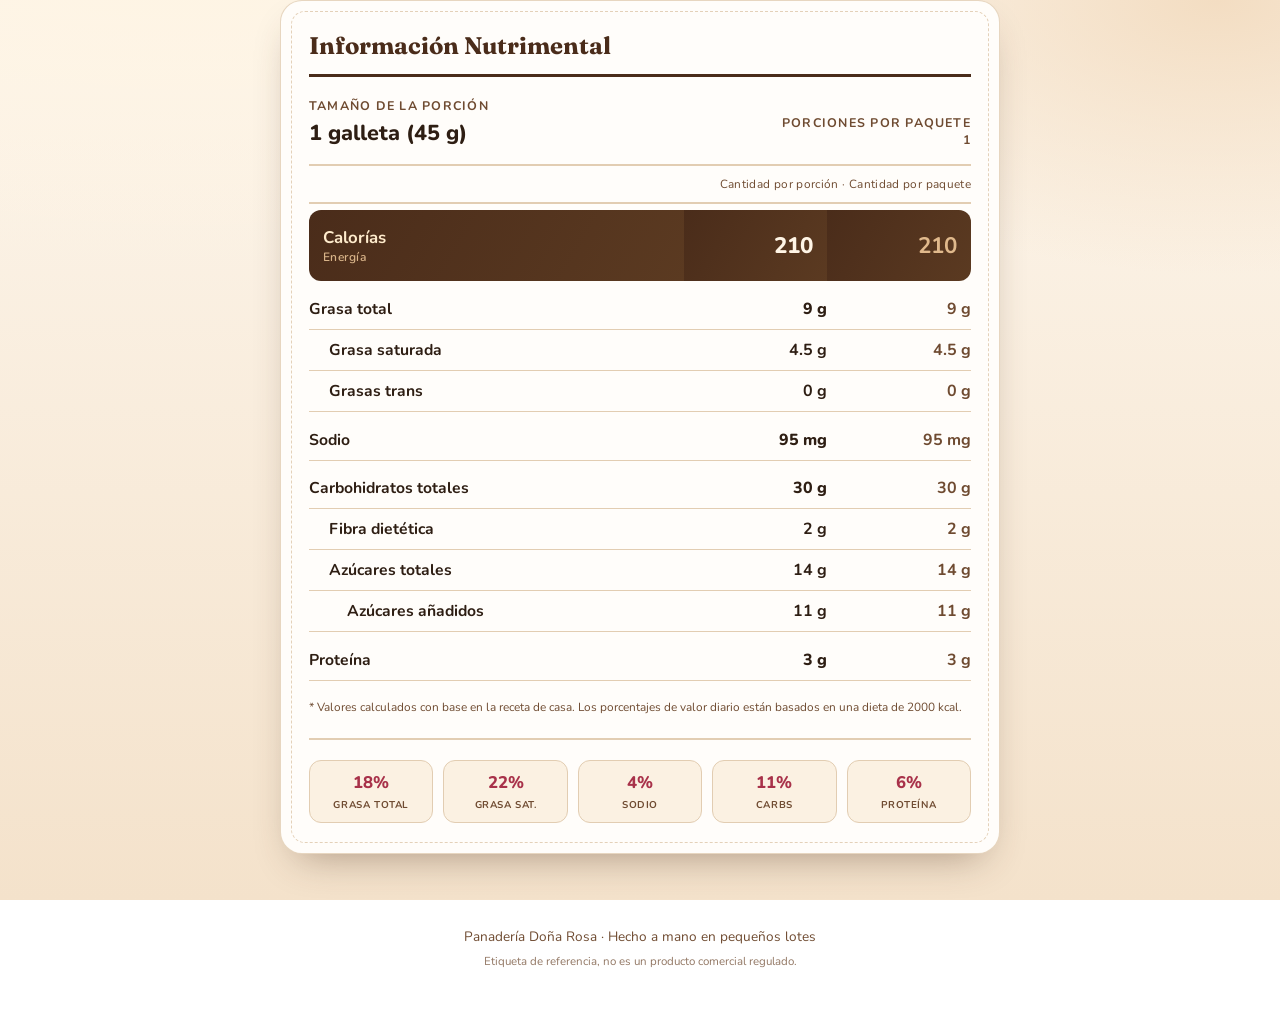
<file: index.html>
<!DOCTYPE html>
<html lang="es">
<head>
  <meta charset="UTF-8" />
  <meta name="viewport" content="width=device-width, initial-scale=1.0" />
  <title>Galleta Casera Artesanal &mdash; Información Nutrimental</title>
  <link rel="stylesheet" href="styles.css" />
  <link rel="preconnect" href="https://fonts.googleapis.com" />
  <link rel="preconnect" href="https://fonts.gstatic.com" crossorigin />
  <link href="https://fonts.googleapis.com/css2?family=Nunito:wght@400;600;700;800&family=Fraunces:opsz,wght@9..144,600;9..144,700&display=swap" rel="stylesheet" />
</head>
<body>

  

  <main class="wrap">

    <section class="card card--label">
      <h2 class="card__title">Información Nutrimental</h2>

      <div class="label__meta">
        <div>
          <p class="label__size">Tamaño de la porción</p>
          <p class="label__size-value">1 galleta (45&nbsp;g)</p>
        </div>
        <div class="label__servings">
          <p>Porciones por paquete</p>
          <p class="label__servings-value">1</p>
        </div>
      </div>

      <p class="label__note">Cantidad por porción &middot; Cantidad por paquete</p>

      <table class="nutri-table">
        <tbody>
          <tr class="row--xl">
            <th scope="row">
              <span class="nutri-name">Calorías</span>
              <span class="nutri-sub">Energía</span>
            </th>
            <td class="nutri-value">210</td>
            <td class="nutri-value nutri-value--muted">210</td>
          </tr>

          <tr class="row--divider"><td colspan="3"></td></tr>

          <tr>
            <th scope="row"><span class="nutri-name">Grasa total</span></th>
            <td class="nutri-value">9&nbsp;g</td>
            <td class="nutri-value nutri-value--muted">9&nbsp;g</td>
          </tr>
          <tr class="row--sub">
            <th scope="row"><span class="nutri-name">Grasa saturada</span></th>
            <td class="nutri-value">4.5&nbsp;g</td>
            <td class="nutri-value nutri-value--muted">4.5&nbsp;g</td>
          </tr>
          <tr class="row--sub">
            <th scope="row"><span class="nutri-name">Grasas trans</span></th>
            <td class="nutri-value">0&nbsp;g</td>
            <td class="nutri-value nutri-value--muted">0&nbsp;g</td>
          </tr>

          <tr class="row--divider"><td colspan="3"></td></tr>

          <tr>
            <th scope="row"><span class="nutri-name">Sodio</span></th>
            <td class="nutri-value">95&nbsp;mg</td>
            <td class="nutri-value nutri-value--muted">95&nbsp;mg</td>
          </tr>

          <tr class="row--divider"><td colspan="3"></td></tr>

          <tr>
            <th scope="row"><span class="nutri-name">Carbohidratos totales</span></th>
            <td class="nutri-value">30&nbsp;g</td>
            <td class="nutri-value nutri-value--muted">30&nbsp;g</td>
          </tr>
          <tr class="row--sub">
            <th scope="row"><span class="nutri-name">Fibra dietética</span></th>
            <td class="nutri-value">2&nbsp;g</td>
            <td class="nutri-value nutri-value--muted">2&nbsp;g</td>
          </tr>
          <tr class="row--sub">
            <th scope="row"><span class="nutri-name">Azúcares totales</span></th>
            <td class="nutri-value">14&nbsp;g</td>
            <td class="nutri-value nutri-value--muted">14&nbsp;g</td>
          </tr>
          <tr class="row--sub2">
            <th scope="row"><span class="nutri-name">Azúcares añadidos</span></th>
            <td class="nutri-value">11&nbsp;g</td>
            <td class="nutri-value nutri-value--muted">11&nbsp;g</td>
          </tr>

          <tr class="row--divider"><td colspan="3"></td></tr>

          <tr>
            <th scope="row"><span class="nutri-name">Proteína</span></th>
            <td class="nutri-value">3&nbsp;g</td>
            <td class="nutri-value nutri-value--muted">3&nbsp;g</td>
          </tr>
        </tbody>
      </table>

      <p class="label__foot">*&nbsp;Valores calculados con base en la receta de casa. Los porcentajes de valor diario están basados en una dieta de 2000&nbsp;kcal.</p>

      <div class="daily-values">
        <div class="dv-item"><span class="dv-num">18%</span><span class="dv-lbl">Grasa total</span></div>
        <div class="dv-item"><span class="dv-num">22%</span><span class="dv-lbl">Grasa sat.</span></div>
        <div class="dv-item"><span class="dv-num">4%</span><span class="dv-lbl">Sodio</span></div>
        <div class="dv-item"><span class="dv-num">11%</span><span class="dv-lbl">Carbs</span></div>
        <div class="dv-item"><span class="dv-num">6%</span><span class="dv-lbl">Proteína</span></div>
      </div>
    </section>


  </main>

  <footer class="footer">
    <p>Panadería Doña Rosa &middot; Hecho a mano en pequeños lotes</p>
    <p class="footer__small">Etiqueta de referencia, no es un producto comercial regulado.</p>
  </footer>

</body>
</html>
</file>
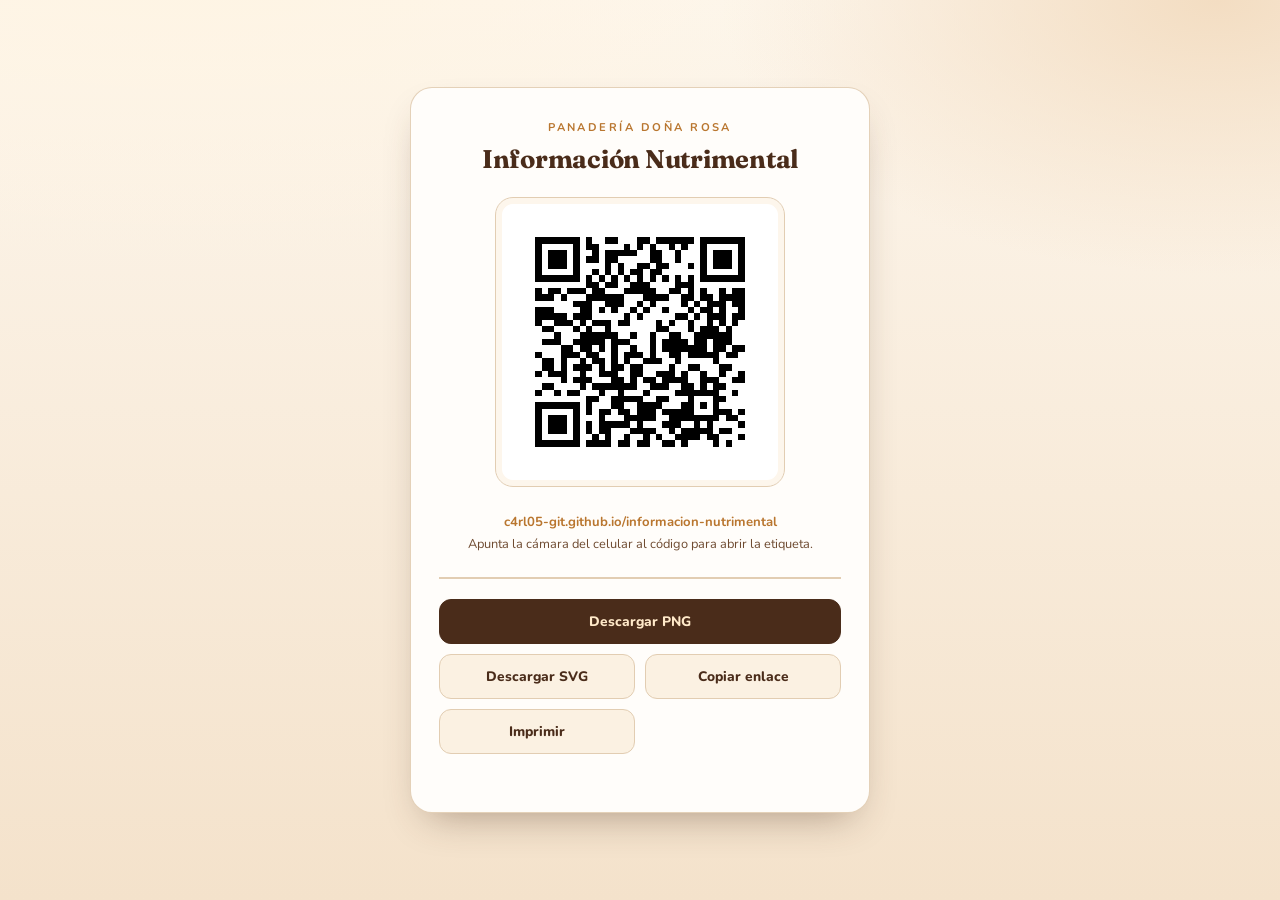
<file: qr.html>
<!DOCTYPE html>
<html lang="es">
<head>
  <meta charset="UTF-8" />
  <meta name="viewport" content="width=device-width, initial-scale=1.0" />
  <title>Código QR &mdash; Información Nutrimental</title>
  <link rel="preconnect" href="https://fonts.googleapis.com" />
  <link rel="preconnect" href="https://fonts.gstatic.com" crossorigin />
  <link href="https://fonts.googleapis.com/css2?family=Nunito:wght@400;600;700;800&family=Fraunces:opsz,wght@9..144,600;9..144,700&display=swap" rel="stylesheet" />
  <style>
    :root {
      --cream: #fdf6ec;
      --cocoa: #4a2c1a;
      --cocoa-soft: #6f4b31;
      --caramel: #b9762f;
      --berry: #a8324a;
      --line: #e2cdb2;
      --white: #fffdfa;
      --shadow: 0 18px 40px -18px rgba(74, 44, 26, 0.45);
    }

    * { box-sizing: border-box; }

    body {
      margin: 0;
      min-height: 100vh;
      display: grid;
      place-items: center;
      padding: 40px 20px;
      font-family: "Nunito", system-ui, -apple-system, "Segoe UI", sans-serif;
      color: #2e1e13;
      background:
        radial-gradient(1200px 600px at 15% -10%, #fff4e2 0%, transparent 60%),
        radial-gradient(900px 500px at 95% 0%, #f3ddc2 0%, transparent 55%),
        linear-gradient(180deg, var(--cream) 0%, #f4e2cb 100%);
      background-attachment: fixed;
      -webkit-font-smoothing: antialiased;
    }

    .card {
      width: 100%;
      max-width: 460px;
      background: var(--white);
      border: 1px solid rgba(226, 205, 178, 0.9);
      border-radius: 22px;
      box-shadow: var(--shadow);
      padding: 32px 28px 26px;
      text-align: center;
    }

    .eyebrow {
      margin: 0 0 8px;
      text-transform: uppercase;
      letter-spacing: 0.22em;
      font-size: 0.7rem;
      font-weight: 700;
      color: var(--caramel);
    }

    h1 {
      font-family: "Fraunces", Georgia, serif;
      font-size: 1.6rem;
      font-weight: 700;
      margin: 0 0 22px;
      color: var(--cocoa);
      letter-spacing: -0.01em;
    }

    .qr-frame {
      display: inline-block;
      padding: 14px;
      background: #fff;
      border: 1px solid var(--line);
      border-radius: 18px;
      box-shadow: inset 0 0 0 6px #fdf6ec;
    }

    /* El QR va incrustado en el HTML: no depende de ningún archivo externo. */
    .qr-frame svg {
      display: block;
      width: 260px;
      height: 260px;
      shape-rendering: crispEdges;
    }

    .url {
      display: block;
      margin: 20px 0 4px;
      font-size: 0.82rem;
      font-weight: 700;
      color: var(--caramel);
      word-break: break-all;
      text-decoration: none;
    }

    .url:hover { text-decoration: underline; }

    .hint {
      margin: 0 0 22px;
      font-size: 0.8rem;
      color: var(--cocoa-soft);
      line-height: 1.5;
    }

    .actions {
      display: grid;
      grid-template-columns: 1fr 1fr;
      gap: 10px;
      padding-top: 20px;
      border-top: 2px solid var(--line);
    }

    button {
      font: inherit;
      font-weight: 800;
      font-size: 0.86rem;
      padding: 12px 14px;
      border-radius: 12px;
      cursor: pointer;
      border: 1px solid var(--line);
      background: #fbf1e2;
      color: var(--cocoa);
      transition: transform 0.12s ease, background 0.18s ease, color 0.18s ease;
    }

    button:hover { transform: translateY(-2px); }
    button:active { transform: translateY(0); }

    button.primary {
      grid-column: 1 / -1;
      background: var(--cocoa);
      border-color: var(--cocoa);
      color: #ffe9c9;
    }

    button.primary:hover { background: #5b3a21; }

    .status {
      min-height: 18px;
      margin: 14px 0 0;
      font-size: 0.78rem;
      font-weight: 700;
      color: var(--berry);
    }

    @media print {
      body { background: #fff; padding: 0; }
      .card { box-shadow: none; border: none; max-width: none; }
      .actions, .hint, .status { display: none; }
      .qr-frame svg { width: 340px; height: 340px; }
    }
  </style>
</head>
<body>

  <main class="card">
    <p class="eyebrow">Panadería Doña Rosa</p>
    <h1>Información Nutrimental</h1>

    <div class="qr-frame">
      <svg id="qrSvg" xmlns="http://www.w3.org/2000/svg" width="600" height="600" viewBox="0 0 41 41" role="img"
           aria-label="Código QR para https://c4rl05-git.github.io/informacion-nutrimental/">
        <title>Información nutrimental &mdash; Galleta artesanal</title>
        <desc>Escanéame para abrir https://c4rl05-git.github.io/informacion-nutrimental/</desc>
        <rect width="41" height="41" fill="#ffffff"/>
        <path fill="none" stroke="#000000" stroke-width="1" d="M4 4.5h7m1 0h1m2 0h2m3 0h2m1 0h6m1 0h7M4 5.5h1m5 0h1m1 0h2m4 0h1m1 0h1m1 0h1m2 0h1m1 0h1m2 0h1m5 0h1M4 6.5h1m1 0h3m1 0h1m2 0h1m1 0h5m2 0h2m2 0h1m3 0h1m1 0h3m1 0h1M4 7.5h1m1 0h3m1 0h1m1 0h2m1 0h2m5 0h2m2 0h1m3 0h1m1 0h3m1 0h1M4 8.5h1m1 0h3m1 0h1m4 0h1m1 0h1m2 0h2m1 0h2m3 0h1m1 0h1m1 0h3m1 0h1M4 9.5h1m5 0h1m2 0h1m1 0h1m1 0h1m1 0h2m1 0h2m6 0h1m5 0h1M4 10.5h7m1 0h1m1 0h1m1 0h1m1 0h1m1 0h1m1 0h1m1 0h1m1 0h1m1 0h1m1 0h7M12 11.5h2m1 0h2m2 0h3m4 0h3M4 12.5h1m1 0h2m1 0h3m1 0h2m3 0h5m2 0h2m1 0h1m1 0h1m2 0h1m1 0h2M4 13.5h3m1 0h1m3 0h6m3 0h4m2 0h2m1 0h2m1 0h4M10 14.5h3m2 0h3m2 0h1m1 0h1m4 0h1m1 0h1m1 0h3m1 0h2M4 15.5h3m4 0h2m1 0h1m1 0h1m2 0h1m1 0h1m2 0h1m3 0h1m1 0h2m1 0h1m2 0h1M4 16.5h5m1 0h3m5 0h1m1 0h1m5 0h2m1 0h1m1 0h3m1 0h2M4 17.5h1m2 0h3m1 0h1m1 0h3m1 0h2m4 0h1m1 0h1m2 0h1m2 0h1m1 0h1m1 0h1M5 18.5h2m3 0h1m1 0h1m2 0h1m7 0h2m3 0h1m1 0h3m1 0h1M7 19.5h1m3 0h6m2 0h1m2 0h1m2 0h2m2 0h6M5 20.5h3m2 0h5m1 0h3m3 0h1m1 0h4m1 0h2m1 0h3M8 21.5h2m1 0h2m1 0h1m1 0h1m2 0h1m2 0h1m1 0h7m1 0h2m1 0h2M4 22.5h1m3 0h3m1 0h2m2 0h1m1 0h3m1 0h1m2 0h2m1 0h5m1 0h2M5 23.5h2m1 0h1m2 0h1m1 0h2m1 0h1m1 0h1m2 0h3m2 0h1m5 0h1M5 24.5h2m1 0h1m1 0h3m1 0h1m1 0h2m1 0h2m4 0h1m2 0h2m3 0h2M4 25.5h1m1 0h3m2 0h1m2 0h3m2 0h2m2 0h3m1 0h1m2 0h1m2 0h1m2 0h1M8 26.5h1m1 0h3m3 0h2m1 0h1m1 0h2m1 0h4m2 0h3m2 0h2M5 27.5h2m4 0h1m1 0h7m2 0h3m2 0h2m1 0h1m1 0h2M4 28.5h1m2 0h1m1 0h2m3 0h1m2 0h1m3 0h1m4 0h7m2 0h1M12 29.5h2m2 0h5m2 0h2m3 0h1m3 0h2M4 30.5h7m1 0h1m3 0h2m2 0h4m3 0h2m1 0h1m1 0h1M4 31.5h1m5 0h1m1 0h1m1 0h2m1 0h2m1 0h3m1 0h5m3 0h3m1 0h1M4 32.5h1m1 0h3m1 0h1m3 0h1m3 0h5m2 0h8m1 0h2M4 33.5h1m1 0h3m1 0h1m1 0h1m1 0h5m1 0h1m3 0h3m2 0h1m1 0h1m4 0h1M4 34.5h1m1 0h3m1 0h1m1 0h1m1 0h2m3 0h4m2 0h1m1 0h5m1 0h2M4 35.5h1m5 0h1m2 0h1m1 0h1m2 0h1m2 0h1m1 0h1m2 0h4m1 0h2m3 0h1M4 36.5h7m1 0h4m1 0h2m1 0h2m2 0h2m1 0h1m4 0h1m1 0h1"/>
      </svg>
    </div>

    <a class="url" href="https://c4rl05-git.github.io/informacion-nutrimental/" target="_blank" rel="noopener">
      c4rl05-git.github.io/informacion-nutrimental
    </a>
    <p class="hint">Apunta la cámara del celular al código para abrir la etiqueta.</p>

    <div class="actions">
      <button class="primary" id="png">Descargar PNG</button>
      <button id="svg">Descargar SVG</button>
      <button id="copy">Copiar enlace</button>
      <button id="print">Imprimir</button>
    </div>

    <p class="status" id="status" role="status" aria-live="polite"></p>
  </main>

  <script>
    var URL_TARGET = "https://c4rl05-git.github.io/informacion-nutrimental/";
    var SVG_NS = "http://www.w3.org/2000/svg";
    var qrSvg = document.getElementById("qrSvg");
    var qrPath = qrSvg.querySelector("path");
    var PATH_D = qrPath.getAttribute("d");
    var GRID = 41;

    function setStatus(msg, error) {
      var el = document.getElementById("status");
      el.textContent = msg || "";
      el.style.color = error ? "#a8324a" : "#3f7a4a";
    }

    function download(blob, filename) {
      var a = document.createElement("a");
      a.href = URL.createObjectURL(blob);
      a.download = filename;
      document.body.appendChild(a);
      a.click();
      document.body.removeChild(a);
      setTimeout(function () { URL.revokeObjectURL(a.href); }, 1000);
    }

    /* Reconstruye la matriz del QR desde el path (sin depender de imágenes externas)
       y la pinta en un canvas, para poder exportar PNG. */
    function drawQr(canvas, scale) {
      canvas.width = canvas.height = GRID * scale;
      var ctx = canvas.getContext("2d");
      ctx.fillStyle = "#ffffff";
      ctx.fillRect(0, 0, canvas.width, canvas.height);
      ctx.fillStyle = "#000000";

      var re = /([Mm])([\d.]+)[ ,]+([\d.]+)|h([\d.]+)/g;
      var m, row = 0, col = 0;
      while ((m = re.exec(PATH_D)) !== null) {
        if (m[1]) {
          var a = parseFloat(m[2]), b = parseFloat(m[3]);
          if (m[1] === "M") { col = a; row = Math.floor(b); }
          else { col += a; row += Math.floor(b); }
        } else {
          var n = parseFloat(m[4]);
          ctx.fillRect(col * scale, row * scale, n * scale, scale);
          col += n;
        }
      }
    }

    document.getElementById("png").addEventListener("click", function () {
      try {
        var canvas = document.createElement("canvas");
        drawQr(canvas, 20); // 820 x 820 px
        canvas.toBlob(function (blob) {
          if (!blob) { setStatus("No se pudo generar el PNG.", true); return; }
          download(blob, "qr-informacion-nutrimental.png");
          setStatus("PNG descargado.");
        }, "image/png");
      } catch (e) {
        setStatus("No se pudo generar el PNG: " + e.message, true);
      }
    });

    document.getElementById("svg").addEventListener("click", function () {
      try {
        var clone = qrSvg.cloneNode(true);
        clone.setAttribute("xmlns", SVG_NS);
        clone.setAttribute("width", "600");
        clone.setAttribute("height", "600");
        clone.setAttribute("shape-rendering", "crispEdges");
        clone.removeAttribute("id");
        var source = '<?xml version="1.0" encoding="UTF-8"?>\n' + clone.outerHTML;

        var a = document.createElement("a");
        a.download = "qr-informacion-nutrimental.svg";

        // Respaldo: si el navegador no permite descargar blobs (algunos casos en file://),
        // se usa un data URI, que la mayoría de navegadores sí descarga.
        var blobUrl = null;
        try {
          blobUrl = URL.createObjectURL(new Blob([source], { type: "image/svg+xml;charset=utf-8" }));
          a.href = blobUrl;
        } catch (e) {
          a.href = "data:image/svg+xml;charset=utf-8," + encodeURIComponent(source);
        }

        document.body.appendChild(a);
        a.click();
        document.body.removeChild(a);
        if (blobUrl) setTimeout(function () { URL.revokeObjectURL(blobUrl); }, 2000);
        setStatus("SVG descargado. Revisa tu carpeta de Descargas.");
      } catch (e) {
        setStatus("No se pudo descargar el SVG: " + e.message, true);
      }
    });

    document.getElementById("copy").addEventListener("click", function () {
      var done = function () { setStatus("Enlace copiado."); };
      var fail = function () { setStatus("Copia manual: " + URL_TARGET, true); };
      if (navigator.clipboard && navigator.clipboard.writeText) {
        navigator.clipboard.writeText(URL_TARGET).then(done, fail);
      } else {
        fail();
      }
    });

    document.getElementById("print").addEventListener("click", function () {
      window.print();
    });
  </script>

</body>
</html>
</file>
<file: styles.css>
/* ---------- Base ---------- */
:root {
  --cream: #fdf6ec;
  --cream-deep: #f6e7d2;
  --cocoa: #4a2c1a;
  --cocoa-soft: #6f4b31;
  --caramel: #b9762f;
  --caramel-soft: #e0a75f;
  --choco: #5b3a21;
  --berry: #a8324a;
  --ink: #2e1e13;
  --line: #e2cdb2;
  --white: #fffdfa;
  --shadow: 0 18px 40px -18px rgba(74, 44, 26, 0.45);
  --radius: 22px;
}

* { box-sizing: border-box; }

html { scroll-behavior: smooth; }

body {
  margin: 0;
  font-family: "Nunito", system-ui, -apple-system, "Segoe UI", sans-serif;
  color: var(--ink);
  background:
    radial-gradient(1200px 600px at 15% -10%, #fff4e2 0%, transparent 60%),
    radial-gradient(900px 500px at 95% 0%, #f3ddc2 0%, transparent 55%),
    linear-gradient(180deg, var(--cream) 0%, #f4e2cb 100%);
  background-attachment: fixed;
  min-height: 100vh;
  -webkit-font-smoothing: antialiased;
}

/* ---------- Hero ---------- */
.hero {
  position: relative;
  text-align: center;
  padding: 64px 24px 48px;
  overflow: hidden;
}

.hero::before {
  content: "";
  position: absolute;
  inset: 0;
  background-image:
    radial-gradient(circle at 12% 30%, rgba(185, 118, 47, 0.10) 0 2px, transparent 3px),
    radial-gradient(circle at 78% 70%, rgba(168, 50, 74, 0.10) 0 2px, transparent 3px),
    radial-gradient(circle at 45% 15%, rgba(91, 58, 33, 0.08) 0 2px, transparent 3px);
  background-size: 90px 90px;
  pointer-events: none;
}

.hero__cookie {
  position: relative;
  width: 132px;
  height: 132px;
  margin: 0 auto 26px;
  border-radius: 50%;
  background:
    radial-gradient(circle at 34% 30%, #dda75f 0%, #c98c3f 45%, #a96d2b 100%);
  box-shadow:
    inset -8px -10px 20px rgba(74, 44, 26, 0.35),
    inset 6px 8px 16px rgba(255, 232, 190, 0.55),
    0 20px 32px -14px rgba(74, 44, 26, 0.6);
  border: 3px solid #8f5a22;
  animation: float 6s ease-in-out infinite;
}

@keyframes float {
  0%, 100% { transform: translateY(0) rotate(-3deg); }
  50%      { transform: translateY(-10px) rotate(3deg); }
}

.chip {
  position: absolute;
  border-radius: 42% 58% 52% 48% / 55% 45% 58% 42%;
  background: linear-gradient(160deg, #6d4526, #3a2113);
  box-shadow: inset 1px 2px 2px rgba(255, 255, 255, 0.25);
}
.chip--1 { width: 20px; height: 18px; top: 26px;  left: 30px; transform: rotate(18deg); }
.chip--2 { width: 16px; height: 15px; top: 58px;  left: 76px; transform: rotate(-24deg); }
.chip--3 { width: 22px; height: 19px; top: 82px;  left: 38px; transform: rotate(8deg); }
.chip--4 { width: 14px; height: 13px; top: 30px;  left: 82px; transform: rotate(40deg); }
.chip--5 { width: 17px; height: 15px; top: 74px;  left: 72px; transform: rotate(-12deg); }

.hero__eyebrow {
  margin: 0 0 10px;
  text-transform: uppercase;
  letter-spacing: 0.22em;
  font-size: 0.72rem;
  font-weight: 700;
  color: var(--caramel);
}

.hero__title {
  font-family: "Fraunces", Georgia, serif;
  font-weight: 700;
  font-size: clamp(2rem, 6vw, 3.3rem);
  line-height: 1.08;
  margin: 0 0 16px;
  color: var(--cocoa);
  letter-spacing: -0.01em;
}

.hero__title span {
  color: var(--caramel);
  font-style: italic;
}

.hero__subtitle {
  max-width: 520px;
  margin: 0 auto 24px;
  font-size: 1.02rem;
  color: var(--cocoa-soft);
  line-height: 1.6;
}

.hero__badge {
  display: inline-block;
  padding: 9px 22px;
  border-radius: 999px;
  background: var(--cocoa);
  color: #ffe9c9;
  font-weight: 800;
  font-size: 0.86rem;
  letter-spacing: 0.06em;
  text-transform: uppercase;
  box-shadow: 0 10px 20px -10px rgba(74, 44, 26, 0.8);
}

/* ---------- Layout ---------- */
.wrap {
  max-width: 760px;
  margin: 0 auto;
  padding: 0 20px 60px;
  display: grid;
  gap: 28px;
}

.card {
  background: var(--white);
  border-radius: var(--radius);
  padding: 30px 28px;
  box-shadow: var(--shadow);
  border: 1px solid rgba(226, 205, 178, 0.8);
  position: relative;
}

.card--label::before {
  content: "";
  position: absolute;
  inset: 10px;
  border: 1px dashed rgba(226, 205, 178, 0.9);
  border-radius: 14px;
  pointer-events: none;
}

.card__title {
  font-family: "Fraunces", Georgia, serif;
  font-size: 1.5rem;
  margin: 0 0 20px;
  color: var(--cocoa);
  padding-bottom: 14px;
  border-bottom: 3px solid var(--cocoa);
}

/* ---------- Label meta ---------- */
.label__meta {
  display: flex;
  justify-content: space-between;
  align-items: flex-end;
  gap: 16px;
  padding-bottom: 16px;
}

.label__size,
.label__servings p {
  margin: 0;
  font-size: 0.78rem;
  text-transform: uppercase;
  letter-spacing: 0.1em;
  color: var(--cocoa-soft);
  font-weight: 700;
}

.label__size-value {
  margin: 4px 0 0;
  font-size: 1.35rem;
  font-weight: 800;
  color: var(--ink);
}

.label__servings { text-align: right; }

.label__servings-value {
  margin: 4px 0 0;
  font-size: 1.35rem;
  font-weight: 800;
  color: var(--caramel);
}

.label__note {
  margin: 0;
  padding: 10px 0;
  font-size: 0.74rem;
  text-align: right;
  color: var(--cocoa-soft);
  border-top: 2px solid var(--line);
  border-bottom: 2px solid var(--line);
  letter-spacing: 0.03em;
}

/* ---------- Nutrition table ---------- */
.nutri-table {
  width: 100%;
  border-collapse: collapse;
  margin-top: 6px;
}

.nutri-table th,
.nutri-table td { padding: 9px 0; }

.nutri-table th {
  text-align: left;
  font-weight: 700;
  color: var(--ink);
}

.nutri-name { font-size: 0.98rem; }

.nutri-sub {
  display: block;
  font-size: 0.75rem;
  font-weight: 600;
  color: var(--cocoa-soft);
  letter-spacing: 0.04em;
}

.nutri-value {
  text-align: right;
  font-weight: 800;
  font-variant-numeric: tabular-nums;
  white-space: nowrap;
  font-size: 1rem;
}

.nutri-value--muted { color: var(--cocoa-soft); font-weight: 700; }

.row--sub th { padding-left: 20px; border-bottom: 1px solid var(--line); }
.row--sub td { border-bottom: 1px solid var(--line); font-weight: 700; }
.row--sub2 th { padding-left: 38px; }
.row--sub2 td { font-weight: 700; }

.nutri-table tr:not(.row--divider):not(.row--xl) td,
.nutri-table tr:not(.row--divider):not(.row--xl) th { border-bottom: 1px solid var(--line); }

.row--xl th,
.row--xl td {
  background: linear-gradient(120deg, var(--cocoa) 0%, var(--choco) 100%);
  color: #ffeccd;
  padding: 16px 14px;
  border-bottom: none;
}

.row--xl th:first-child { border-radius: 12px 0 0 12px; }
.row--xl td:last-child { border-radius: 0 12px 12px 0; }

.row--xl .nutri-name { font-size: 1.05rem; color: #ffeccd; }
.row--xl .nutri-sub { color: #d9b489; }
.row--xl .nutri-value { color: #fff5e6; font-size: 1.4rem; }
.row--xl .nutri-value--muted { color: #e0b98c; }

.row--divider td {
  padding: 0;
  height: 8px;
  border: none;
  background: transparent;
}

.label__foot {
  margin: 18px 0 0;
  font-size: 0.74rem;
  line-height: 1.5;
  color: var(--cocoa-soft);
}

/* ---------- Daily values ---------- */
.daily-values {
  margin-top: 22px;
  padding-top: 20px;
  border-top: 2px solid var(--line);
  display: grid;
  grid-template-columns: repeat(5, 1fr);
  gap: 10px;
  text-align: center;
}

.dv-item {
  display: flex;
  flex-direction: column;
  gap: 4px;
  padding: 10px 4px;
  background: #fbf1e2;
  border-radius: 12px;
  border: 1px solid var(--line);
}

.dv-num { font-weight: 800; font-size: 1.05rem; color: var(--berry); }
.dv-lbl {
  font-size: 0.62rem;
  text-transform: uppercase;
  letter-spacing: 0.06em;
  font-weight: 700;
  color: var(--cocoa-soft);
}

/* ---------- Ingredients card ---------- */
.ingredients {
  margin: 0 0 18px;
  line-height: 1.7;
  color: var(--ink);
  font-size: 0.98rem;
}

.allergen {
  margin: 0 0 22px;
  padding: 12px 16px;
  border-left: 4px solid var(--berry);
  background: #fdf0f2;
  border-radius: 0 10px 10px 0;
  font-size: 0.88rem;
  color: #6d2231;
  line-height: 1.5;
}

.facts {
  list-style: none;
  margin: 0;
  padding: 0;
  display: grid;
  gap: 10px;
}

.facts li {
  display: flex;
  justify-content: space-between;
  gap: 12px;
  padding: 12px 16px;
  background: #fbf1e2;
  border-radius: 12px;
  border: 1px solid var(--line);
  font-size: 0.92rem;
}

.facts__k { font-weight: 700; color: var(--cocoa-soft); }
.facts__v { font-weight: 800; color: var(--cocoa); }

/* ---------- Footer ---------- */
.footer {
  text-align: center;
  padding: 8px 24px 48px;
  color: var(--cocoa-soft);
  font-size: 0.85rem;
  line-height: 1.6;
}

.footer p { margin: 4px 0; }
.footer__small { font-size: 0.72rem; opacity: 0.75; }

/* ---------- Responsive ---------- */
@media (max-width: 540px) {
  .card { padding: 24px 18px; }
  .daily-values { grid-template-columns: repeat(2, 1fr); }
  .label__meta { flex-direction: column; align-items: flex-start; gap: 12px; }
  .label__servings { text-align: left; }
  .label__note { text-align: left; }
  .nutri-table th, .nutri-table td { padding: 8px 0; }
  .row--xl .nutri-value { font-size: 1.2rem; }
}

@media (prefers-reduced-motion: reduce) {
  .hero__cookie { animation: none; }
}
</file>
